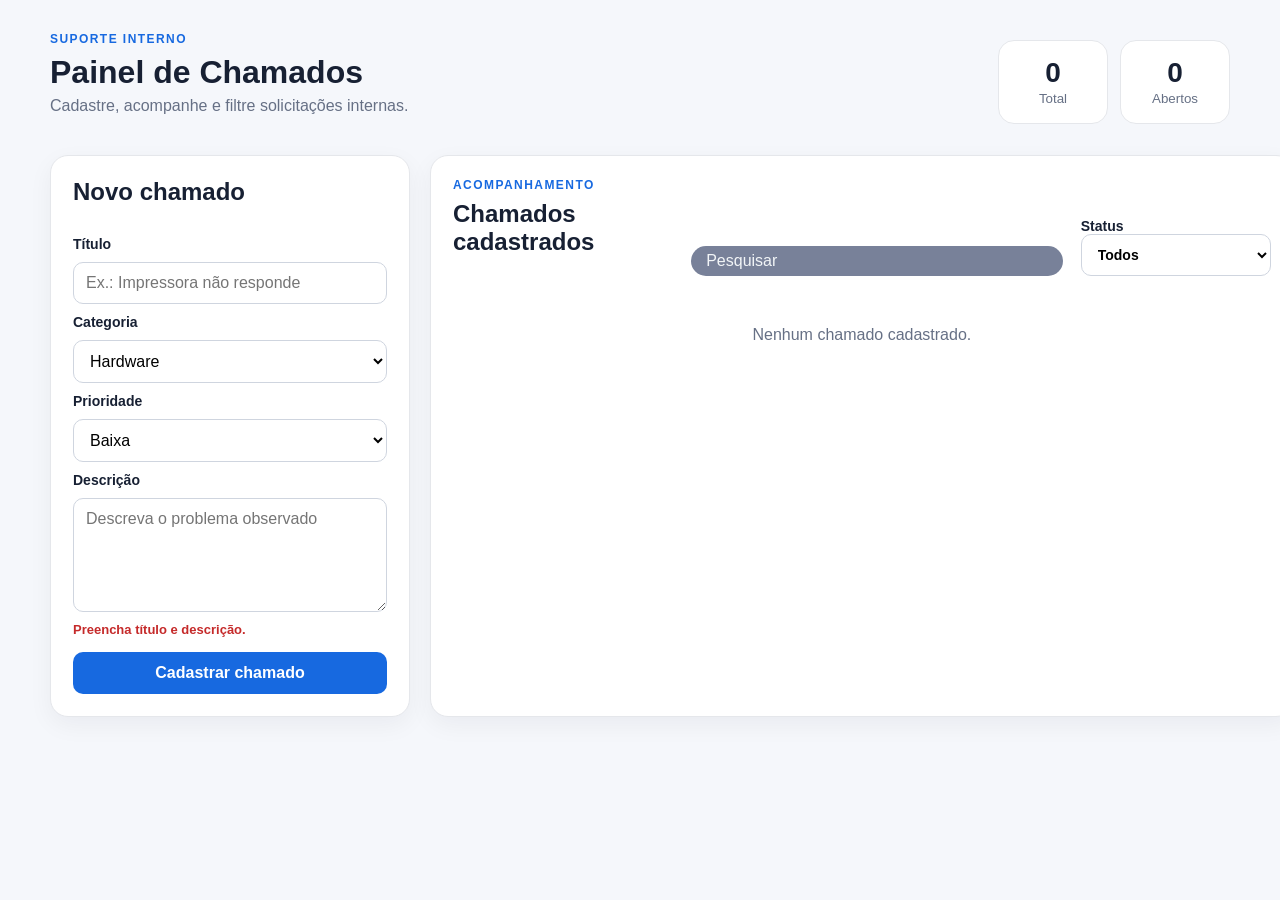
<file: Versão/index.html>
<!DOCTYPE html>
<!-- saved from url=(0083)file:///C:/Users/davi56961306/Desktop/Starter_Aula_01_Painel_de_Chamados/index.html -->
<html lang="pt-BR"><head><meta http-equiv="Content-Type" content="text/html; charset=UTF-8">
  
  <meta name="viewport" content="width=device-width, initial-scale=1.0">
  <title>Painel de Chamados Internos</title>
  <link rel="stylesheet" href="./Painel de Chamados Internos_files/style.css">
</head>
<body>
  <main class="container">
    <header class="topo">
      <div>
        <p class="kicker">SUPORTE INTERNO</p>
        <h1>Painel de Chamados</h1>
        <p class="subtitulo">Cadastre, acompanhe e filtre solicitações internas.</p>
      </div>

      <div class="indicadores">
        <div class="indicador">
          <span id="totalChamados">3</span>
          <small>Total</small>
        </div>
        <div class="indicador">
          <span id="totalAbertos">1</span>
          <small>Abertos</small>
        </div>
      </div>
    </header>

    <section class="grid">
      <form id="formChamado" class="card formulario">
        <h2>Novo chamado</h2>

        <label for="titulo">Título</label>
        <input id="titulo" name="titulo" type="text" placeholder="Ex.: Impressora não responde">

        <label for="categoria">Categoria</label>
        <select id="categoria" name="categoria">
          <option value="Hardware">Hardware</option>
          <option value="Software">Software</option>
          <option value="Acesso">Acesso</option>
          <option value="Rede">Rede</option>
        </select>

        <label for="prioridade">Prioridade</label>
        <select id="prioridade" name="prioridade">
          <option value="Baixa">Baixa</option>
          <option value="Média">Média</option>
          <option value="Alta">Alta</option>
        </select>

        <label for="descricao">Descrição</label>
        <textarea id="descricao" name="descricao" rows="5" placeholder="Descreva o problema observado"></textarea>

        <p id="mensagemErro" class="erro" aria-live="polite">Preencha título e descrição.</p>

        <button type="submit">Cadastrar chamado</button>
      </form>

      <section class="card chamados">
        <div class="barra">
          <div>
            <p class="kicker">ACOMPANHAMENTO</p>
            <h2>Chamados cadastrados</h2>
          </div><input class="pesquisabox" id="pesquisabox" name="Pesquisar" type="text" placeholder="Pesquisar">

          <label class="filtro">
            Status
            <select id="filtroStatus">
              <option value="Todos">Todos</option>
              <option value="Aberto">Aberto</option>
              <option value="Em andamento">Em andamento</option>
              <option value="Concluído">Concluído</option>
            </select>
          </label>
        </div>

        <div id="listaChamados" class="lista-vazia">
    <div class="card">
      <h3>dadasdas</h3>
      <p>Categoria: Acesso</p>
      <p>Prioridade: Média</p>
      <p>Descrição: adasdasd</p>
      <p>Status: Em andamento</p>
      <button onclick="avancarStatus(1787271853480)">Avançar status</button>
    </div>
  
    <div class="card">
      <h3>sdadadasdsad</h3>
      <p>Categoria: Rede</p>
      <p>Prioridade: Média</p>
      <p>Descrição: dsadas</p>
      <p>Status: Concluído</p>
      <button onclick="avancarStatus(1787272034698)">Avançar status</button>
    </div>
  
    <div class="card">
      <h3>gvhghgv</h3>
      <p>Categoria: Hardware</p>
      <p>Prioridade: Baixa</p>
      <p>Descrição: gvhvg</p>
      <p>Status: Aberto</p>
      <button onclick="avancarStatus(1787272483859)">Avançar status</button>
    </div>
  </div>
      </section>
    </section>
  </main>

  <script src="./Painel de Chamados Internos_files/app.js"></script>


</body></html>
</file>
<file: Versão/Painel de Chamados Internos_files/style.css>
* {
  box-sizing: border-box;
}

:root {
  font-family: Inter, Arial, sans-serif;
  color: #172033;
  background: #f5f7fb;
}

body {
  margin: 0;
  padding: 32px;
}

.container {
  max-width: 1180px;
  margin: 0 auto;
}

.topo {
  display: flex;
  justify-content: space-between;
  gap: 24px;
  align-items: center;
  margin-bottom: 24px;
}

h1, h2, p {
  margin-top: 0;
}

h1 {
  margin-bottom: 6px;
}

.kicker {
  color: #1769e0;
  font-size: 12px;
  font-weight: 800;
  letter-spacing: .12em;
  margin-bottom: 8px;
}

.subtitulo {
  color: #667085;
}

.indicadores {
  display: flex;
  gap: 12px;
}

.indicador {
  min-width: 110px;
  background: white;
  padding: 16px;
  border-radius: 16px;
  border: 1px solid #e5e7eb;
  text-align: center;
}

.indicador span {
  display: block;
  font-size: 28px;
  font-weight: 800;
}

.indicador small {
  color: #667085;
}

.grid {
  display: grid;
  grid-template-columns: 360px 1fr;
  gap: 20px;
}

.card {
  background: white;
  border: 1px solid #e5e7eb;
  border-radius: 18px;
  padding: 22px;
  box-shadow: 0 8px 24px rgba(16, 24, 40, .05);
}

.formulario {
  display: flex;
  flex-direction: column;
  gap: 10px;
}

label {
  font-weight: 700;
  font-size: 14px;
}

input, select, textarea, button {
  font: inherit;
}

input, select, textarea {
  width: 100%;
  padding: 11px 12px;
  border: 1px solid #cfd5df;
  border-radius: 10px;
  background: white;
}

textarea {
  resize: vertical;
}

button {
  border: 0;
  border-radius: 10px;
  background: #1769e0;
  color: white;
  font-weight: 800;
  padding: 12px 14px;
  cursor: pointer;
}

.erro {
  min-height: 20px;
  color: #c52a2a;
  font-size: 13px;
  font-weight: 700;
  margin-bottom: 0;
}

.barra {
  display: flex;
  justify-content: space-between;
  align-items: end;
  gap: 18px;
  margin-bottom: 18px;
}

.filtro {
  min-width: 190px;
}

.chamado {
  border: 1px solid #e5e7eb;
  border-radius: 14px;
  padding: 16px;
  margin-bottom: 12px;
}

.chamado-topo {
  display: flex;
  justify-content: space-between;
  gap: 12px;
  align-items: center;
}

.chamado h3 {
  margin: 0;
}

.meta {
  color: #667085;
  font-size: 13px;
}

.badge {
  display: inline-block;
  border-radius: 999px;
  padding: 5px 9px;
  background: #eef4ff;
  color: #1769e0;
  font-weight: 800;
  font-size: 12px;
}

.acoes {
  display: flex;
  gap: 8px;
  margin-top: 12px;
}

.acoes button {
  padding: 8px 10px;
  font-size: 13px;
  background: #172033;
}

.lista-vazia {
  color: #667085;
  padding: 32px 8px;
  text-align: center;
}

.pesquisabox {
  width: 450px;
  height: 30px;
  background-color: #788199;
  border-radius: 15px;
  border: none;
  padding: 0 15px;
  color: white;
  box-sizing: border-box;
}
    
.pesquisabox::placeholder {
  color: #F2F5F7;
}

.delbuton {
  background-color: #d32f2f;
  color: white;
  border: none;
  padding: 8px 15px;
  border-radius: 5px;
  cursor: pointer;
  margin-left: 10px;
}

.delbuton:hover {
  background-color: #b71c1c;
}

.editbuton {
  background-color: #1976d2;
  color: white;
  border: none;
  padding: 8px 15px;
  border-radius: 5px;
  cursor: pointer;
  margin-left: 10px;
}

.editbuton:hover {
  background-color: #1565c0;
}

@media (max-width: 820px) {
  body {
    padding: 18px;
  }

  .topo,
  .barra {
    align-items: stretch;
    flex-direction: column;
  }

  .grid {
    grid-template-columns: 1fr;
  }

  .indicadores {
    width: 100%;
  }

  .indicador {
    flex: 1;
  }
}
</file>
